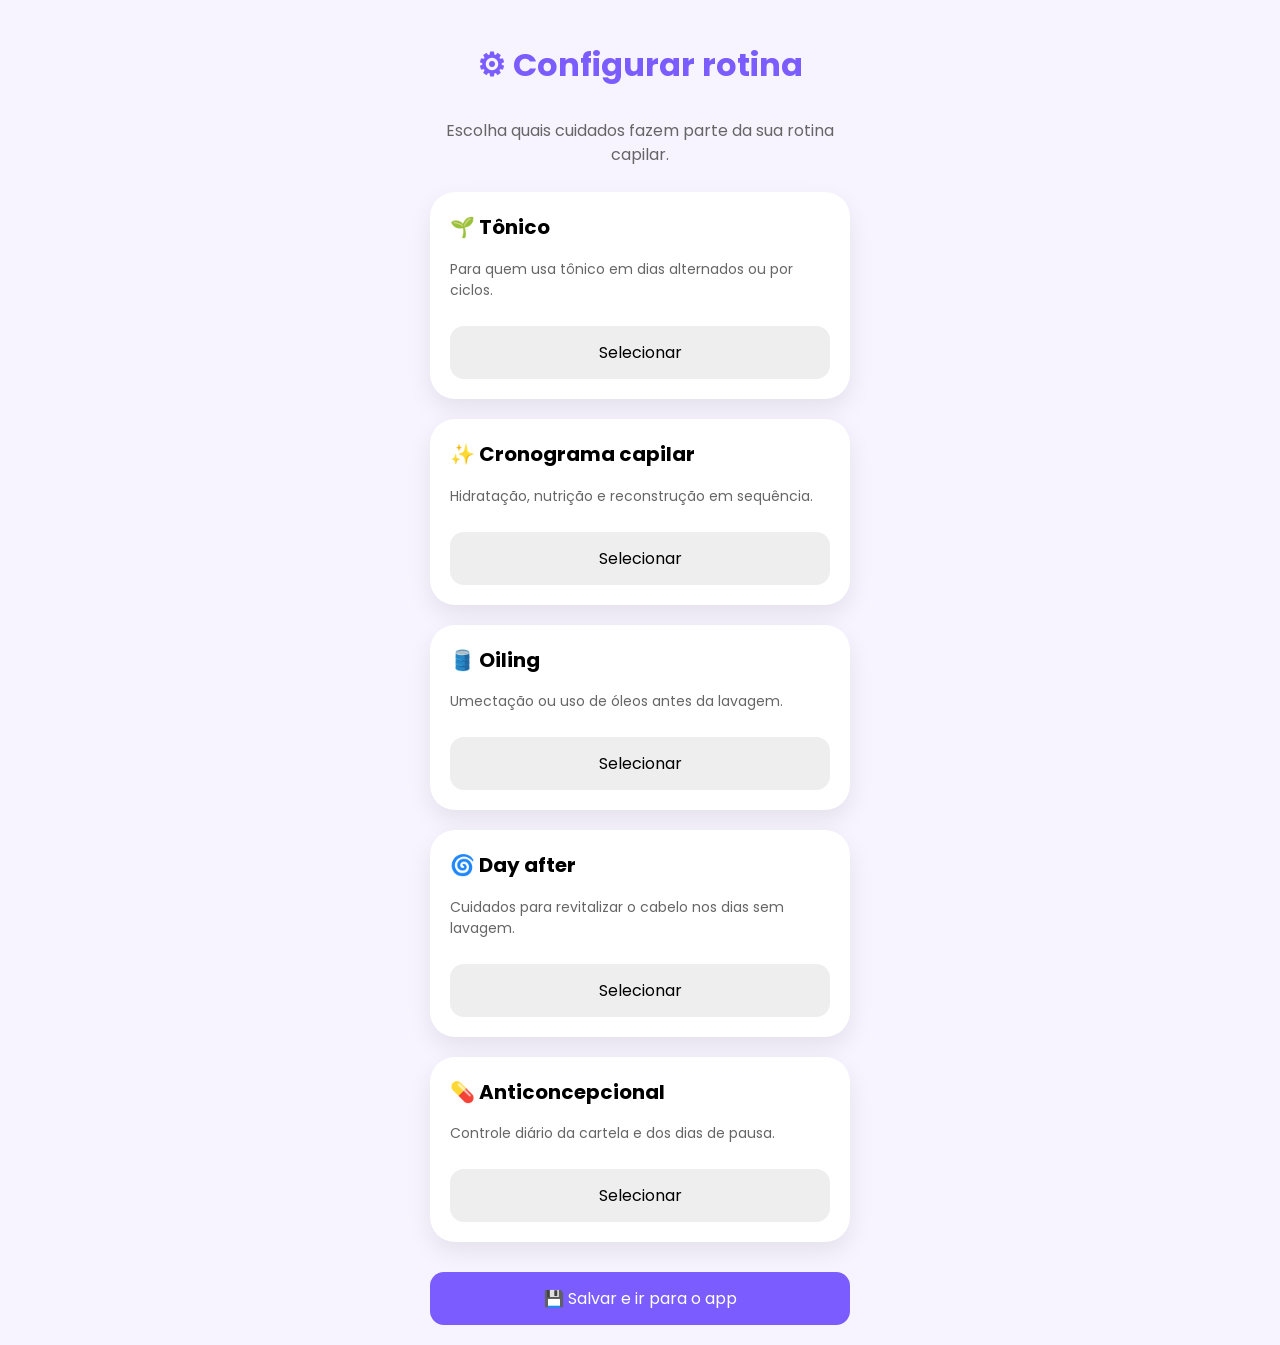
<file: index.html>
<!DOCTYPE html>
<html lang="pt-BR">

<head>

  <meta charset="UTF-8">

  <meta name="viewport" content="width=device-width, initial-scale=1.0">

  <title>Meu Cronograma</title>

  <link rel="manifest" href="manifest.json">

  <link
    rel="preconnect"
    href="https://fonts.googleapis.com"
  >

  <link
    rel="preconnect"
    href="https://fonts.gstatic.com"
    crossorigin
  >

  <link
    href="https://fonts.googleapis.com/css2?family=Poppins:wght@400;500;600&display=swap"
    rel="stylesheet"
  >

  <link rel="stylesheet" href="style.css">

</head>

<body>

  <div class="container">

    <h1>✨ Meu Cronograma</h1>


    <!-- LAVAGEM -->

    <div class="card" id="wash-card">

      <h2>🚿 Última lavagem</h2>

      <p id="last-wash">
        Hoje
      </p>

      <small id="wash-history-preview">
        Nenhuma lavagem ainda
      </small>

      <button id="wash-btn" type="button">
        ✔ Lavei hoje
      </button>

    </div>


    <!-- PRÓXIMA ETAPA -->

    <div class="card" id="schedule-card">

      <div class="card-title-row">

        <h2>✨ Próxima etapa</h2>

        <button id="toggle-schedule-config" class="icon-btn" type="button">
          ⚙
        </button>

      </div>

      <p id="next-step">
        💧 Hidratação
      </p>

      <small id="last-step">
        Nenhuma etapa ainda
      </small>

      <button id="step-btn" type="button">
        ✔ Etapa feita
      </button>

      <div id="schedule-config-panel" class="hidden">

        <p class="config-help">
          Clique nas etapas para montar a nova sequência.
        </p>

        <div class="sequence-buttons">

          <button class="seq-btn" data-step="H" type="button">
            <span>💧</span>
            <small>Hidratação</small>
          </button>

          <button class="seq-btn" data-step="N" type="button">
            <span>🥥</span>
            <small>Nutrição</small>
          </button>

          <button class="seq-btn" data-step="R" type="button">
            <span>🧬</span>
            <small>Reconstrução</small>
          </button>

        </div>

        <div id="sequence-preview">
          Nova sequência:
        </div>

        <div class="config-actions">

          <button id="undo-btn" type="button">
            ↩ Apagar último
          </button>

          <button id="save-sequence-btn" type="button">
            ✔ Salvar sequência
          </button>

        </div>

      </div>

    </div>


    <!-- TÔNICO -->

    <div class="card" id="tonic-card">

      <div class="card-title-row">

        <h2>🌱 Tônico hoje</h2>

        <button id="toggle-tonic-config" class="icon-btn" type="button">
          ⚙
        </button>

      </div>

      <p id="tonic-status">
        Sim ✅
      </p>

      <small id="last-tonic">
        Nenhuma aplicação ainda
      </small>

      <button id="tonic-btn" type="button">
        ✔ Tônico OK
      </button>

      <div id="tonic-config-panel" class="hidden quick-config-panel">

        <label>
          Frequência de uso

          <select id="quick-tonic-frequency">
            <option value="24">A cada 24 horas</option>
            <option value="48">A cada 48 horas</option>
            <option value="72">A cada 72 horas</option>
            <option value="168">1 vez por semana</option>
          </select>

        </label>

        <label>
          Usar por quantos meses?

          <input
            type="number"
            id="quick-tonic-use-months"
            min="1"
          >

        </label>

        <label>
          Pausar por quantos meses?

          <input
            type="number"
            id="quick-tonic-pause-months"
            min="0"
          >

        </label>

        <button id="save-tonic-config" type="button">
          ✔ Salvar tônico
        </button>

      </div>

    </div>


<!-- OILING -->

<div class="card" id="oiling-card">

  <div class="card-title-row">

    <h2>🛢️ Oiling hoje</h2>

    <button id="toggle-oiling-config" class="icon-btn" type="button">
      ⚙
    </button>

  </div>

  <p id="oiling-status">
    Sim ✅
  </p>

  <small id="last-oiling">
    Nenhum oiling ainda
  </small>

  <button id="oiling-btn" type="button">
    ✔ Oiling OK
  </button>

  <div id="oiling-config-panel" class="hidden quick-config-panel">

    <label>
      Frequência de uso

      <select id="quick-oiling-frequency">
        <option value="7">1 vez por semana</option>
        <option value="15">A cada 15 dias</option>
        <option value="30">1 vez por mês</option>
      </select>

    </label>

    <label>
      Fazer por quantos meses?

      <input
        type="number"
        id="quick-oiling-use-months"
        min="1"
      >

    </label>

    <label>
      Pausar por quantos meses?

      <input
        type="number"
        id="quick-oiling-pause-months"
        min="0"
      >

    </label>

    <button id="save-oiling-config" type="button">
      ✔ Salvar oiling
    </button>

  </div>

</div>


<!-- ANTICONCEPCIONAL -->

<div class="card" id="birth-control-card">

  <h2>💊 Anticoncepcional</h2>

  <p id="birth-control-status">
    Dia 1
  </p>

  <small id="birth-control-warning">
  </small>

  <button id="birth-control-btn" type="button">
    ✔ Tomei hoje
  </button>

</div>


    <!-- RELATÓRIOS -->

    <button id="reports-btn" type="button">
      📊 Ver relatórios
    </button>


    <!-- CONFIGURAÇÕES GERAIS -->

    <button id="settings-btn" type="button">
      ⚙ Editar rotina
    </button>

  </div>

  <script src="script.js"></script>

</body>

</html>
</file>
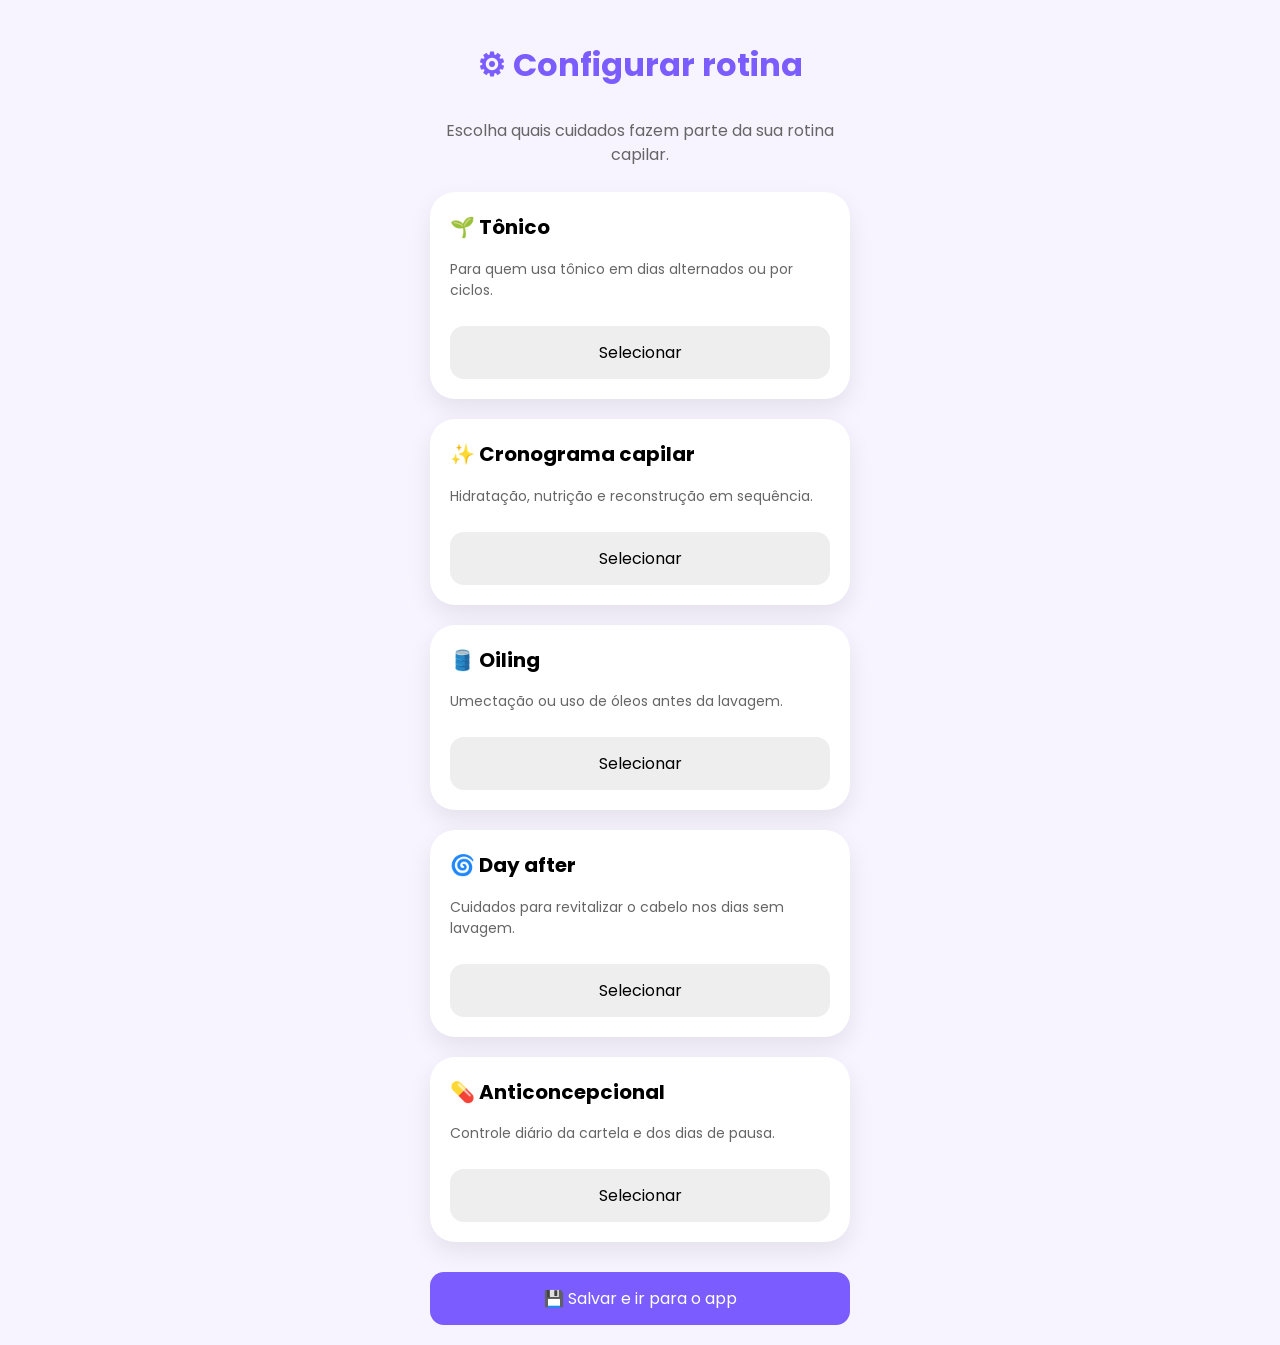
<file: configuracoes.html>
<!DOCTYPE html>
<html lang="pt-BR">

<head>

  <meta charset="UTF-8">

  <meta name="viewport" content="width=device-width, initial-scale=1.0">

  <title>Configurações</title>

  <link rel="manifest" href="manifest.json">

  <link
    rel="preconnect"
    href="https://fonts.googleapis.com"
  >

  <link
    rel="preconnect"
    href="https://fonts.gstatic.com"
    crossorigin
  >

  <link
    href="https://fonts.googleapis.com/css2?family=Poppins:wght@400;500;600&display=swap"
    rel="stylesheet"
  >

  <link rel="stylesheet" href="style.css">

</head>

<body>

  <div class="container">

    <h1>⚙ Configurar rotina</h1>

    <p class="intro-text">
      Escolha quais cuidados fazem parte da sua rotina capilar.
    </p>


    <!-- TÔNICO -->

    <div class="card option-card" data-care="tonic">

      <h2>🌱 Tônico</h2>

      <p>
        Para quem usa tônico em dias alternados ou por ciclos.
      </p>

      <button class="care-toggle" type="button">
        Selecionar
      </button>

      <div id="tonic-config" class="care-config hidden">

        <label>
          Frequência de uso

          <select id="tonic-frequency">
            <option value="24">A cada 24 horas</option>
            <option value="48">A cada 48 horas</option>
            <option value="72">A cada 72 horas</option>
            <option value="168">1 vez por semana</option>
          </select>

        </label>

        <label>
          Usar por quantos meses?

          <input
            type="number"
            id="tonic-use-months"
            value="3"
            min="1"
          >

        </label>

        <label>
          Pausar por quantos meses?

          <input
            type="number"
            id="tonic-pause-months"
            value="3"
            min="0"
          >

        </label>

      </div>

    </div>


    <!-- CRONOGRAMA -->

    <div class="card option-card" data-care="schedule">

      <h2>✨ Cronograma capilar</h2>

      <p>
        Hidratação, nutrição e reconstrução em sequência.
      </p>

      <button class="care-toggle" type="button">
        Selecionar
      </button>

      <div id="schedule-config" class="care-config hidden">

        <h3>Sequência do cronograma</h3>

        <p>
          Clique nas etapas para montar sua sequência.
        </p>

        <div class="sequence-buttons">

          <button class="config-seq-btn" data-step="H" type="button">
            <span>💧</span>
            <small>Hidratação</small>
          </button>

          <button class="config-seq-btn" data-step="N" type="button">
            <span>🥥</span>
            <small>Nutrição</small>
          </button>

          <button class="config-seq-btn" data-step="R" type="button">
            <span>🧬</span>
            <small>Reconstrução</small>
          </button>

        </div>

        <div id="config-sequence-preview">
          Sua sequência:
        </div>

        <button id="clear-config-sequence" type="button">
          ↩ Apagar último
        </button>

      </div>

    </div>


    <!-- OILING -->

    <div class="card option-card" data-care="oiling">

      <h2>🛢️ Oiling</h2>

      <p>
        Umectação ou uso de óleos antes da lavagem.
      </p>

      <button class="care-toggle" type="button">
        Selecionar
      </button>

      <div id="oiling-config" class="care-config hidden">

        <label>
          Frequência de uso

          <select id="oiling-frequency">
            <option value="7">1 vez por semana</option>
            <option value="15">A cada 15 dias</option>
            <option value="30">1 vez por mês</option>
          </select>

        </label>

        <label>
          Fazer por quantos meses?

          <input
            type="number"
            id="oiling-use-months"
            value="3"
            min="1"
          >

        </label>

        <label>
          Pausar por quantos meses?

          <input
            type="number"
            id="oiling-pause-months"
            value="0"
            min="0"
          >

        </label>

      </div>

    </div>


    <!-- DAY AFTER -->

    <div class="card option-card" data-care="dayAfter">

      <h2>🌀 Day after</h2>

      <p>
        Cuidados para revitalizar o cabelo nos dias sem lavagem.
      </p>

      <button class="care-toggle" type="button">
        Selecionar
      </button>

    </div>


    <!-- ANTICONCEPCIONAL -->

    <div class="card option-card" data-care="birthControl">

      <h2>💊 Anticoncepcional</h2>

      <p>
        Controle diário da cartela e dos dias de pausa.
      </p>

      <button class="care-toggle" type="button">
        Selecionar
      </button>

      <div id="birth-control-config" class="care-config hidden">

        <label>
          Qual comprimido você toma hoje?

          <input
            type="number"
            id="birth-control-current-pill"
            value="1"
            min="1"
          >

        </label>

        <label>
          Quantos comprimidos tem a cartela?

          <input
            type="number"
            id="birth-control-pill-count"
            value="21"
            min="1"
          >

        </label>

        <label>
          Quantos dias de pausa?

          <input
            type="number"
            id="birth-control-pause-days"
            value="7"
            min="0"
          >

        </label>

      </div>

    </div>


    <button id="save-settings-btn" type="button">
      💾 Salvar e ir para o app
    </button>

  </div>

  <script src="config.js"></script>

</body>

</html>
</file>
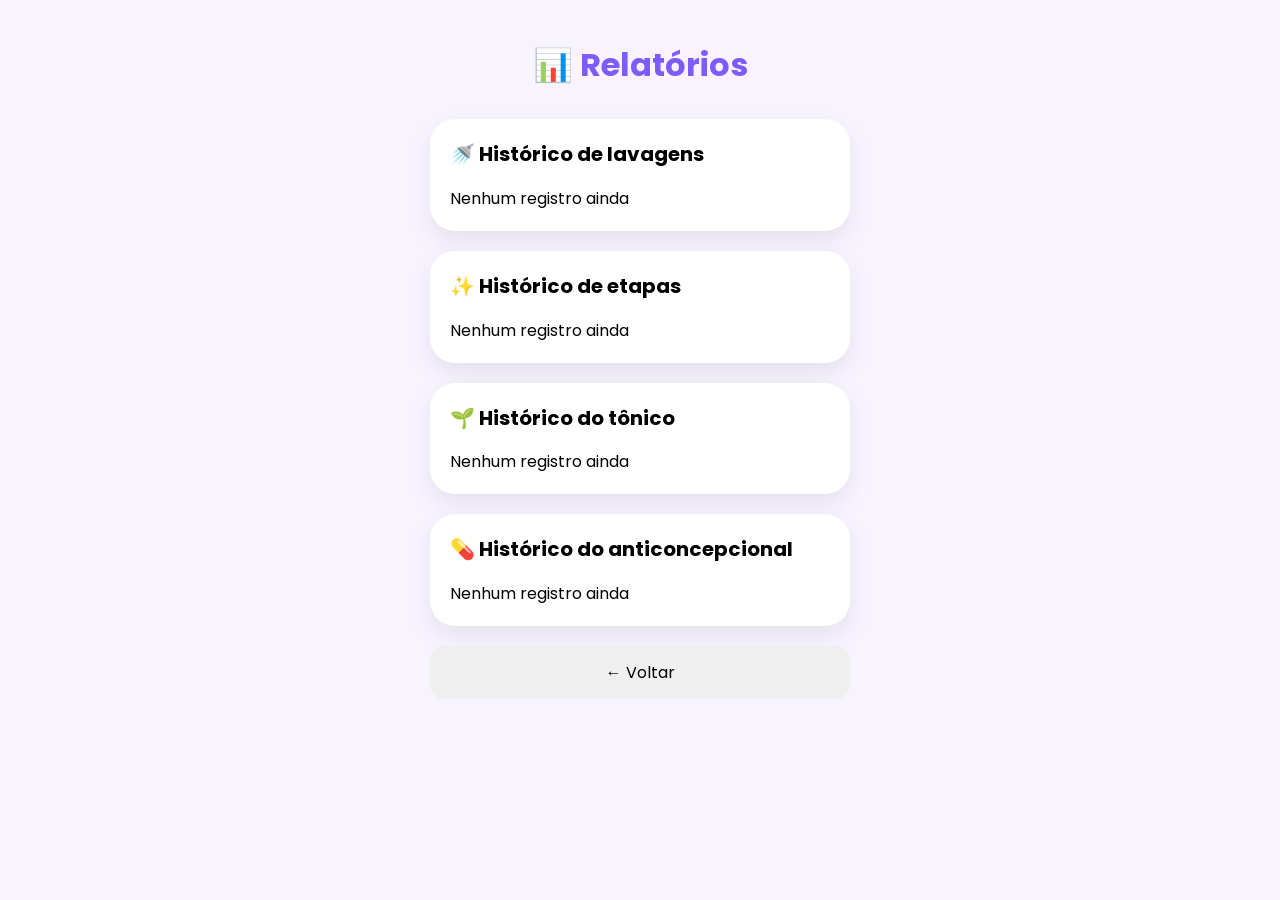
<file: relatorios.html>
<!DOCTYPE html>
<html lang="pt-BR">

<head>

  <meta charset="UTF-8">

  <meta name="viewport" content="width=device-width, initial-scale=1.0">

  <title>Relatórios</title>

  <link
    rel="preconnect"
    href="https://fonts.googleapis.com"
  >

  <link
    rel="preconnect"
    href="https://fonts.gstatic.com"
    crossorigin
  >

  <link
    href="https://fonts.googleapis.com/css2?family=Poppins:wght@400;500;600&display=swap"
    rel="stylesheet"
  >

  <link rel="stylesheet" href="style.css">

</head>

<body>

  <div class="container">

    <h1>📊 Relatórios</h1>


    <div class="card">

      <h2>🚿 Histórico de lavagens</h2>

      <div id="wash-history">
        Nenhum registro ainda
      </div>

    </div>


    <div class="card">

      <h2>✨ Histórico de etapas</h2>

      <div id="step-history">
        Nenhum registro ainda
      </div>

    </div>


    <div class="card">

      <h2>🌱 Histórico do tônico</h2>

      <div id="tonic-history">
        Nenhum registro ainda
      </div>

    </div>


    <div class="card">

      <h2>💊 Histórico do anticoncepcional</h2>

      <div id="birth-control-history">
        Nenhum registro ainda
      </div>

    </div>


    <button
      type="button"
      onclick="window.location.href='index.html'"
    >
      ← Voltar
    </button>

  </div>


  <!-- MODAL -->

  <div id="edit-modal" class="hidden">

    <div class="modal-content">

      <h2>✏ Editar registro</h2>

      <label>
        Data

        <input
          type="date"
          id="edit-date"
        >

      </label>


      <label>
        Hora

        <input
          type="time"
          id="edit-time"
        >

      </label>


      <div class="modal-buttons">

        <button id="cancel-edit" type="button">
          Cancelar
        </button>

        <button id="save-edit" type="button">
          Salvar
        </button>

      </div>

    </div>

  </div>


  <script src="reports.js"></script>

</body>

</html>
</file>
<file: style.css>
body {
  margin: 0;
  padding: 20px;
  background: #f7f4ff;
  font-family: "Poppins", sans-serif;
}

.container {
  max-width: 420px;
  margin: auto;
}

h1 {
  text-align: center;
  color: #7b5cff;
  margin-bottom: 30px;
}

.card {
  background: white;
  border-radius: 25px;
  padding: 20px;
  margin-bottom: 20px;
  box-shadow: 0 10px 25px rgba(0, 0, 0, 0.08);
}

.card h2 {
  margin-top: 0;
  font-size: 20px;
}

.card p {
  font-size: 24px;
  margin: 15px 0;
}

button {
  border: none;
  padding: 14px;
  border-radius: 14px;
  cursor: pointer;
  width: 100%;
  font-size: 16px;
  font-family: "Poppins", sans-serif;
}

button:disabled {
  opacity: 0.6;
  cursor: not-allowed;
}

.hidden {
  display: none !important;
}

small {
  display: block;
  margin-top: -5px;
  margin-bottom: 15px;
  color: #666;
  font-size: 13px;
  line-height: 1.5;
}

/* =========================
   BOTÕES PRINCIPAIS
========================= */

#tonic-btn {
  background: #dff7df;
}

#step-btn {
  background: #ece7ff;
}

#wash-btn {
  background: #dff0ff;
}

#oiling-btn {
  background: #fff0d9;
}

#birth-control-btn {
  background: #ffe6f0;
}

#reports-btn {
  background: #7b5cff;
  color: white;
  margin-bottom: 20px;
}

#settings-btn {
  background: #ece7ff;
  color: #4b35a8;
  margin-bottom: 20px;
}

#birth-control-warning {
  color: #b85c00;
  font-weight: 500;
}

/* =========================
   CONFIGURAÇÃO DO CRONOGRAMA NO CARD
========================= */

.card-title-row {
  display: flex;
  align-items: center;
  justify-content: space-between;
  gap: 10px;
}

.card-title-row h2 {
  margin: 0;
  font-size: 20px;
}

.icon-btn {
  width: 42px;
  height: 42px;
  padding: 0;
  display: flex;
  align-items: center;
  justify-content: center;
  border-radius: 14px;
  background: #f3efff;
  color: #4b35a8;
  font-size: 18px;
}

#toggle-schedule-config {
  margin-top: 0;
}

#schedule-config-panel {
  margin-top: 18px;
  padding-top: 18px;
  border-top: 1px solid #eee;
}

.config-help {
  font-size: 14px !important;
  color: #666;
  line-height: 1.5;
}

.sequence-buttons {
  display: flex;
  gap: 10px;
  margin: 20px 0;
}

.seq-btn,
.config-seq-btn {
  display: flex;
  flex-direction: column;
  align-items: center;
  justify-content: center;
  gap: 4px;
  min-height: 76px;
  background: #eee;
}

.seq-btn span,
.config-seq-btn span {
  font-size: 24px;
}

.seq-btn small,
.config-seq-btn small {
  margin: 0;
  font-size: 11px;
  color: #555;
}

#sequence-preview,
#config-sequence-preview {
  background: #f5f5f5;
  border-radius: 12px;
  padding: 15px;
  min-height: 20px;
  margin-bottom: 15px;
  font-size: 14px;
}

.config-actions {
  display: flex;
  gap: 10px;
  flex-wrap: wrap;
}

#undo-btn,
#clear-config-sequence {
  background: #eee;
}

#save-sequence-btn,
#save-settings-btn {
  background: #7b5cff;
  color: white;
}

#clear-config-sequence {
  margin-bottom: 15px;
}

#save-settings-btn {
  margin-top: 10px;
}

.sequence-pill {
  display: inline-flex;
  align-items: center;
  justify-content: center;
  width: 34px;
  height: 34px;
  background: #ece7ff;
  border-radius: 50%;
  margin-left: 6px;
  font-size: 18px;
}

/* =========================
   PÁGINA DE CONFIGURAÇÕES
========================= */

.intro-text {
  text-align: center;
  color: #666;
  margin-bottom: 25px;
  line-height: 1.5;
}

.option-card {
  cursor: pointer;
  transition: 0.2s;
}

.option-card p {
  font-size: 14px;
  color: #666;
  line-height: 1.5;
}

.option-card.selected {
  border: 2px solid #7b5cff;
  background: #faf8ff;
}

.care-toggle {
  background: #eee;
  margin-top: 10px;
}

.option-card.selected .care-toggle {
  background: #7b5cff;
  color: white;
}

.care-config {
  margin-top: 18px;
  padding-top: 18px;
  border-top: 1px solid #eee;
}

.care-config h3 {
  margin-top: 0;
  font-size: 16px;
}

.option-card select,
.option-card input,
.card select,
.card input {
  width: 100%;
  margin-top: 8px;
  margin-bottom: 16px;
  padding: 12px;
  border-radius: 12px;
  border: 1px solid #ddd;
  box-sizing: border-box;
  font-family: "Poppins", sans-serif;
  font-size: 15px;
}

.card label {
  display: block;
  margin-bottom: 10px;
  font-size: 14px;
  color: #555;
}

/* =========================
   HISTÓRICO
========================= */

.history-item {
  background: #f8f8f8;
  border-radius: 14px;
  padding: 12px;
  margin-bottom: 12px;
}

.history-item p {
  margin-top: 0;
  font-size: 15px;
}

.history-buttons {
  display: flex;
  gap: 10px;
  margin-top: 10px;
}

.history-buttons button {
  font-size: 14px;
  padding: 10px;
}

/* =========================
   MODAL
========================= */

#edit-modal {
  position: fixed;
  top: 0;
  left: 0;
  width: 100%;
  height: 100%;
  background: rgba(0, 0, 0, 0.4);
  display: flex;
  align-items: center;
  justify-content: center;
  padding: 20px;
  box-sizing: border-box;
  z-index: 999;
}

.modal-content {
  background: white;
  width: 100%;
  max-width: 400px;
  border-radius: 24px;
  padding: 25px;
  box-shadow: 0 10px 30px rgba(0, 0, 0, 0.15);
}

.modal-content h2 {
  margin-top: 0;
  margin-bottom: 20px;
}

.modal-content label {
  display: block;
  margin-bottom: 15px;
  font-size: 14px;
}

.modal-content input {
  width: 100%;
  margin-top: 5px;
  padding: 12px;
  border-radius: 12px;
  border: 1px solid #ddd;
  box-sizing: border-box;
  font-size: 16px;
  font-family: "Poppins", sans-serif;
  font-weight: 500;
}

.modal-buttons {
  display: flex;
  gap: 10px;
  margin-top: 20px;
}

#cancel-edit {
  background: #eee;
}

#save-edit {
  background: #7b5cff;
  color: white;
}

/* =========================
   CONFIGURAÇÃO RÁPIDA
========================= */

.quick-config-panel {
  margin-top: 18px;
  padding-top: 18px;
  border-top: 1px solid #eee;
}

#save-tonic-config,
#save-oiling-config {
  background: #7b5cff;
  color: white;
  margin-top: 5px;
}


/* =========================
   RELATÓRIO EM LINHA
========================= */

.history-row {
  display: flex;
  align-items: center;
  justify-content: space-between;
  gap: 12px;
}

.history-label {
  font-size: 15px;
  font-weight: 500;
  color: #333;
}

.history-date {
  font-size: 13px;
  color: #666;
  white-space: nowrap;
}

.history-late {
  background: #ffe6e6;
  border: 1px solid #ffb3b3;
}

.history-late .history-label {
  color: #8a1f1f;
}
</file>
